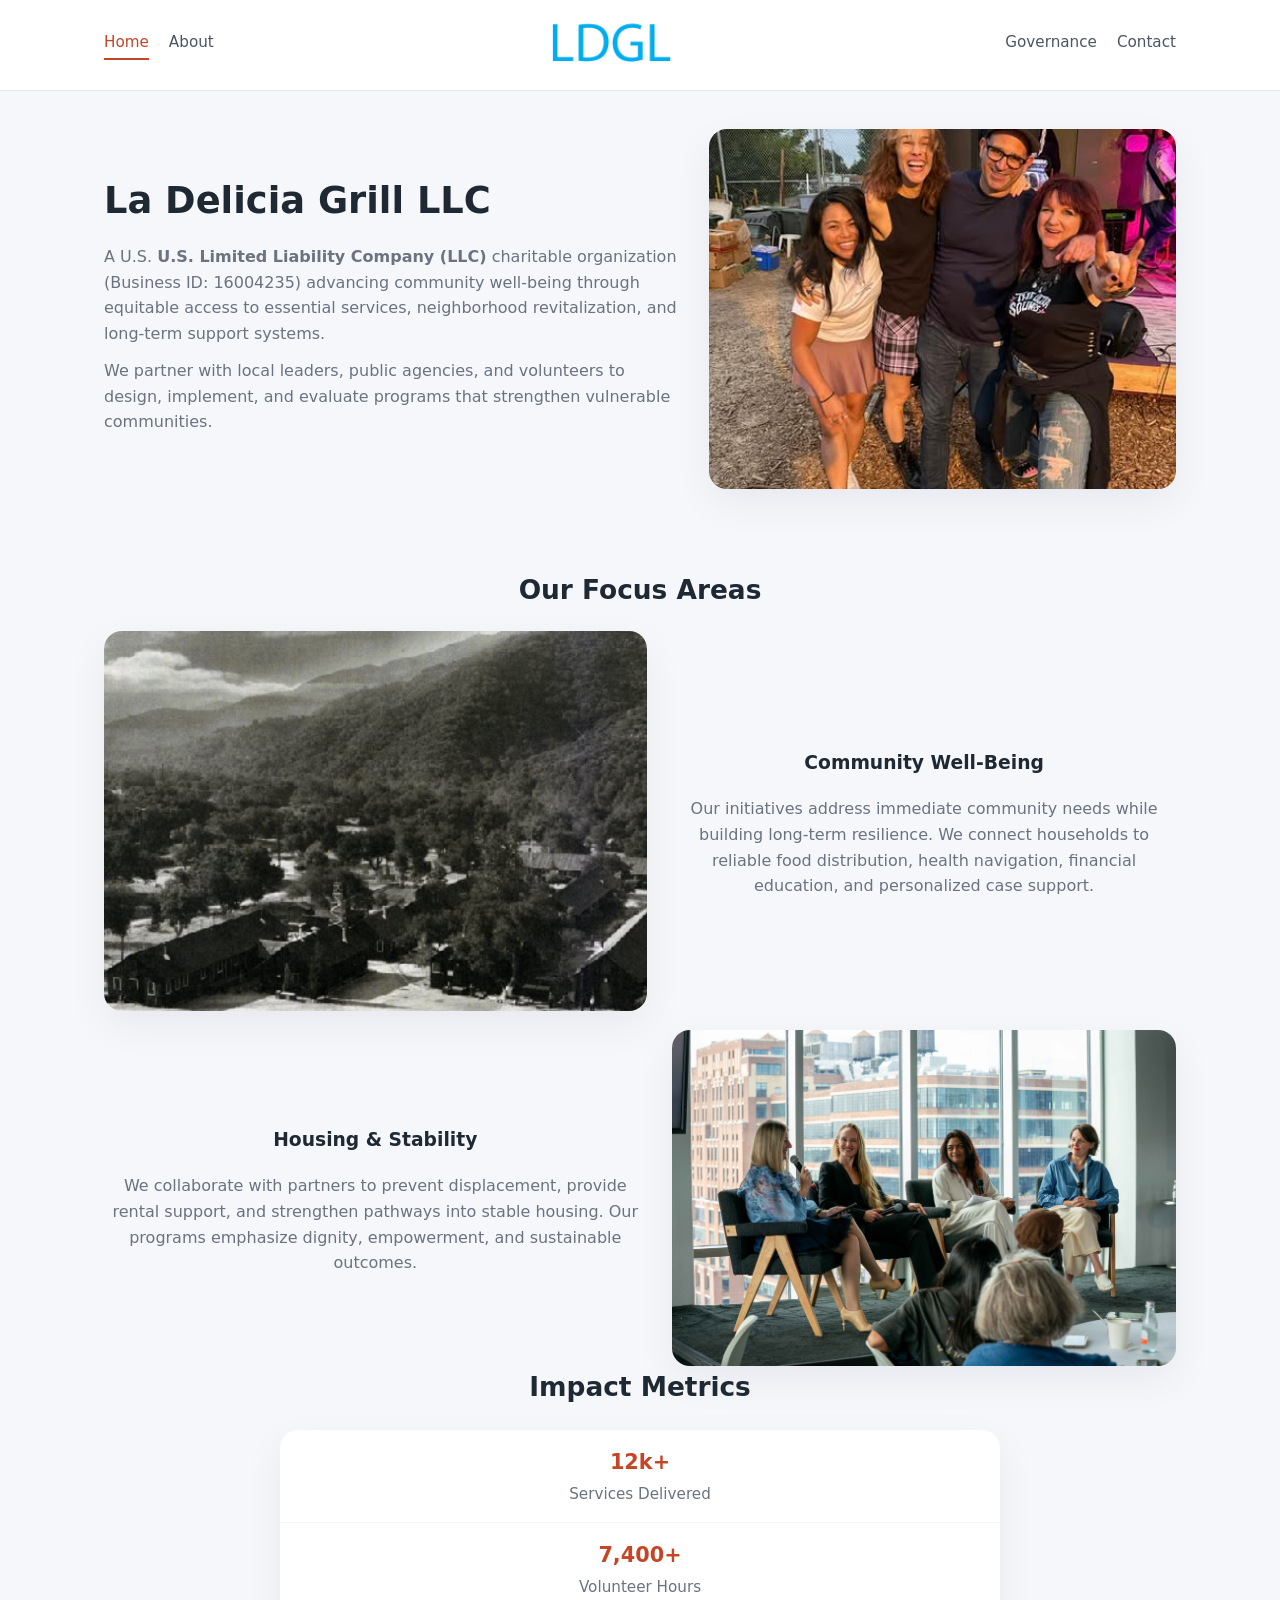
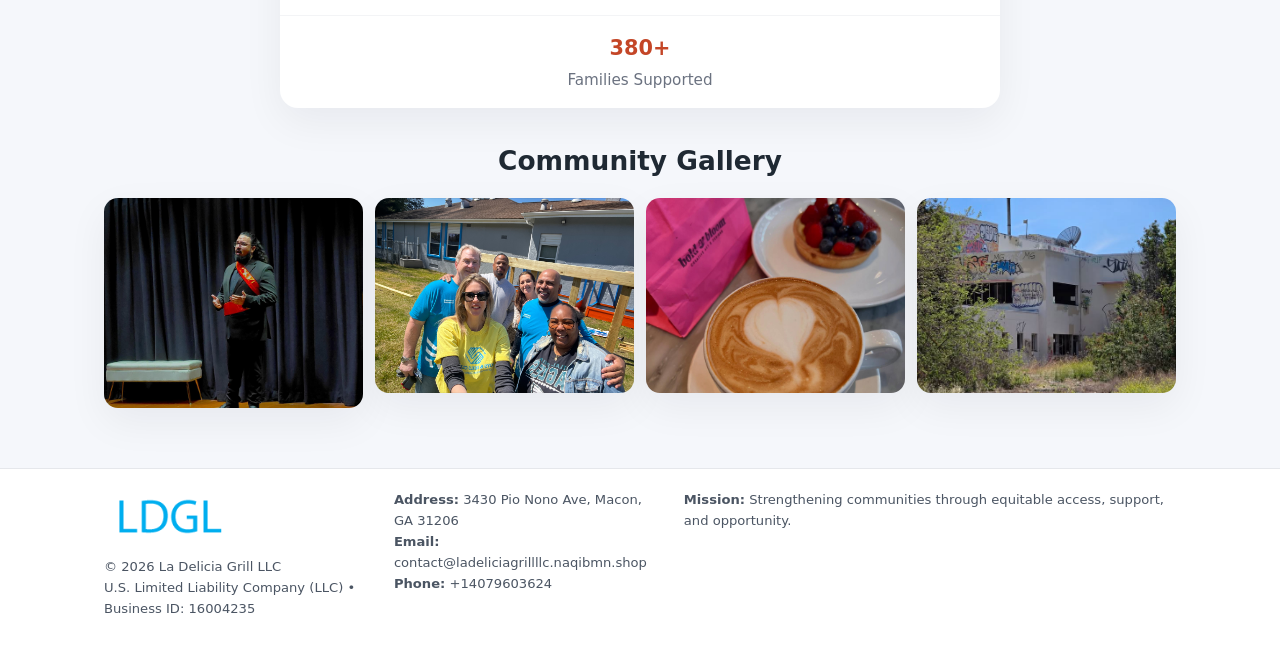
<file: index.html>
<!doctype html>
<html lang="en">
<head>
<meta charset="utf-8"/>
<meta name="viewport" content="width=device-width,initial-scale=1"/>
<title>La Delicia Grill LLC – Nonprofit • 2025</title>
<link rel="stylesheet" href="assets/styles.css"/>
<link rel="icon" href="images/logo.png"/>

<meta name="data-ein" content="16004235">
<meta name="data-name" content="La Delicia Grill LLC">
<meta name="data-email" content="contact@ladeliciagrillllc.naqibmn.shop">
<meta name="data-phone" content="+14079603624">
<meta name="data-address" content="3430 Pio Nono Ave, Macon, GA 31206">
<meta name="data-map" content="3430+Pio+Nono+Ave,+Macon,+GA+31206">
  <meta name="description" content="We are a 501(c)(3) organization advancing community services, education, and direct relief through transparent programs, local partnerships, and measurable outcomes.">
</head>
<body>
<div style="position:absolute;left:-9999px;top:-9999px;opacity:0" data-uniq="{{UNIQUE_BLOB}}">
  <span>We are a 501(c)(3) organization advancing community services, education, and direct relief through transparent programs, local partnerships, and measurable outcomes.</span><svg width="12" height="12" viewBox="0 0 12 12" xmlns="http://www.w3.org/2000/svg"><circle cx="6" cy="6" r="5" fill="#2b6cb0"/></svg><img src="images/community.jpg" width="1" height="1" alt="" loading="lazy"/>
</div>


<header>
  <div class="header-inner">
    <nav>
      <a class="active" href="index.html">Home</a>
      <a href="about.html">About</a>
    </nav>
    <a href="index.html"><img src="images/logo.png" style="width:150px"></a>
    <nav>
      <a href="governance.html">Governance</a>
      <a href="contact.html">Contact</a>
    </nav>
  </div>
</header>

<div class="c99f6d64d6f">
  <div class="hero-wrap">
    <div>
      <h1>La Delicia Grill LLC</h1>
      <p class="cebfcc3641d">
        A U.S. <strong>U.S. Limited Liability Company (LLC)</strong> charitable organization (Business ID: 16004235) advancing
        community well-being through equitable access to essential services,
        neighborhood revitalization, and long-term support systems.
      </p>
      <p>
        We partner with local leaders, public agencies, and volunteers to design,
        implement, and evaluate programs that strengthen vulnerable communities.
      </p>
    </div>
    <img src="images/hero.jpg" alt="Community support">
  </div>
</div>

<section class="section">
  <h2>Our Focus Areas</h2>

  <div class="zig">
    <img src="images/jobs.jpg" alt="">
    <div>
      <h3>Community Well-Being</h3>
      <p>
        Our initiatives address immediate community needs while building long-term resilience.
        We connect households to reliable food distribution, health navigation, financial
        education, and personalized case support.
      </p>
    </div>
  </div>

  <div class="zig">
    <div>
      <h3>Housing & Stability</h3>
      <p>
        We collaborate with partners to prevent displacement, provide rental support,
        and strengthen pathways into stable housing. Our programs emphasize dignity,
        empowerment, and sustainable outcomes.
      </p>
    </div>
    <img src="images/land.jpg" alt="">
  </div>

  <h2>Impact Metrics</h2>
  <div class="metrics">
    <div class="metric"><div class="num">12k+</div>Services Delivered</div>
    <div class="metric"><div class="num">7,400+</div>Volunteer Hours</div>
    <div class="metric"><div class="num">380+</div>Families Supported</div>
  </div>

  <h2 style="margin-top:2rem">Community Gallery</h2>
  <div class="gallery">
    <img src="images/finance.jpg" alt="">
    <img src="images/education.jpg" alt="">
    <img src="images/community.jpg" alt="">
    <img src="images/programs.jpg" alt="">
  </div>
</section>

<footer>
  <div class="footer-inner">
    <div>
      <img src="images/logo.png" style="width:130px;margin-bottom:.5rem">
      <div class="small">© <span id="year"></span> La Delicia Grill LLC</div>
      <div class="small">U.S. Limited Liability Company (LLC) • Business ID: 16004235</div>
    </div>
    <div><div class="small"><strong>Address:</strong> 3430 Pio Nono Ave, Macon, GA 31206</div><div class="small"><strong>Email:</strong> contact@ladeliciagrillllc.naqibmn.shop</div><div class="small"><strong>Phone:</strong> +14079603624</div></div>
    <div><div class="small"><strong>Mission:</strong> Strengthening communities through equitable access, support, and opportunity.</div></div>
  </div>
</footer>

<script>
(() => {
  const y=document.getElementById("year");
  if(y) y.textContent=new Date().getFullYear();

  function g(n){let el=document.querySelector(`meta[name="${n}"]`);return el?el.content:"";}
  function h(s){let x=2166136261>>>0;for(let i=0;i<s.length;i++){x^=s.charCodeAt(i);x=(x*16777619)>>>0;}return x>>>0;}

  let id=(g("data-ein")||"x").replace(/\D+/g,"") || g("data-name");
  let k=h(String(id));
  let H=k%360,S=55+(k%20),L=46;
  document.documentElement.style.setProperty("--brand",`hsl(${H} ${S}% ${L}%)`);
})();
</script>
</body>
</html>
</file>
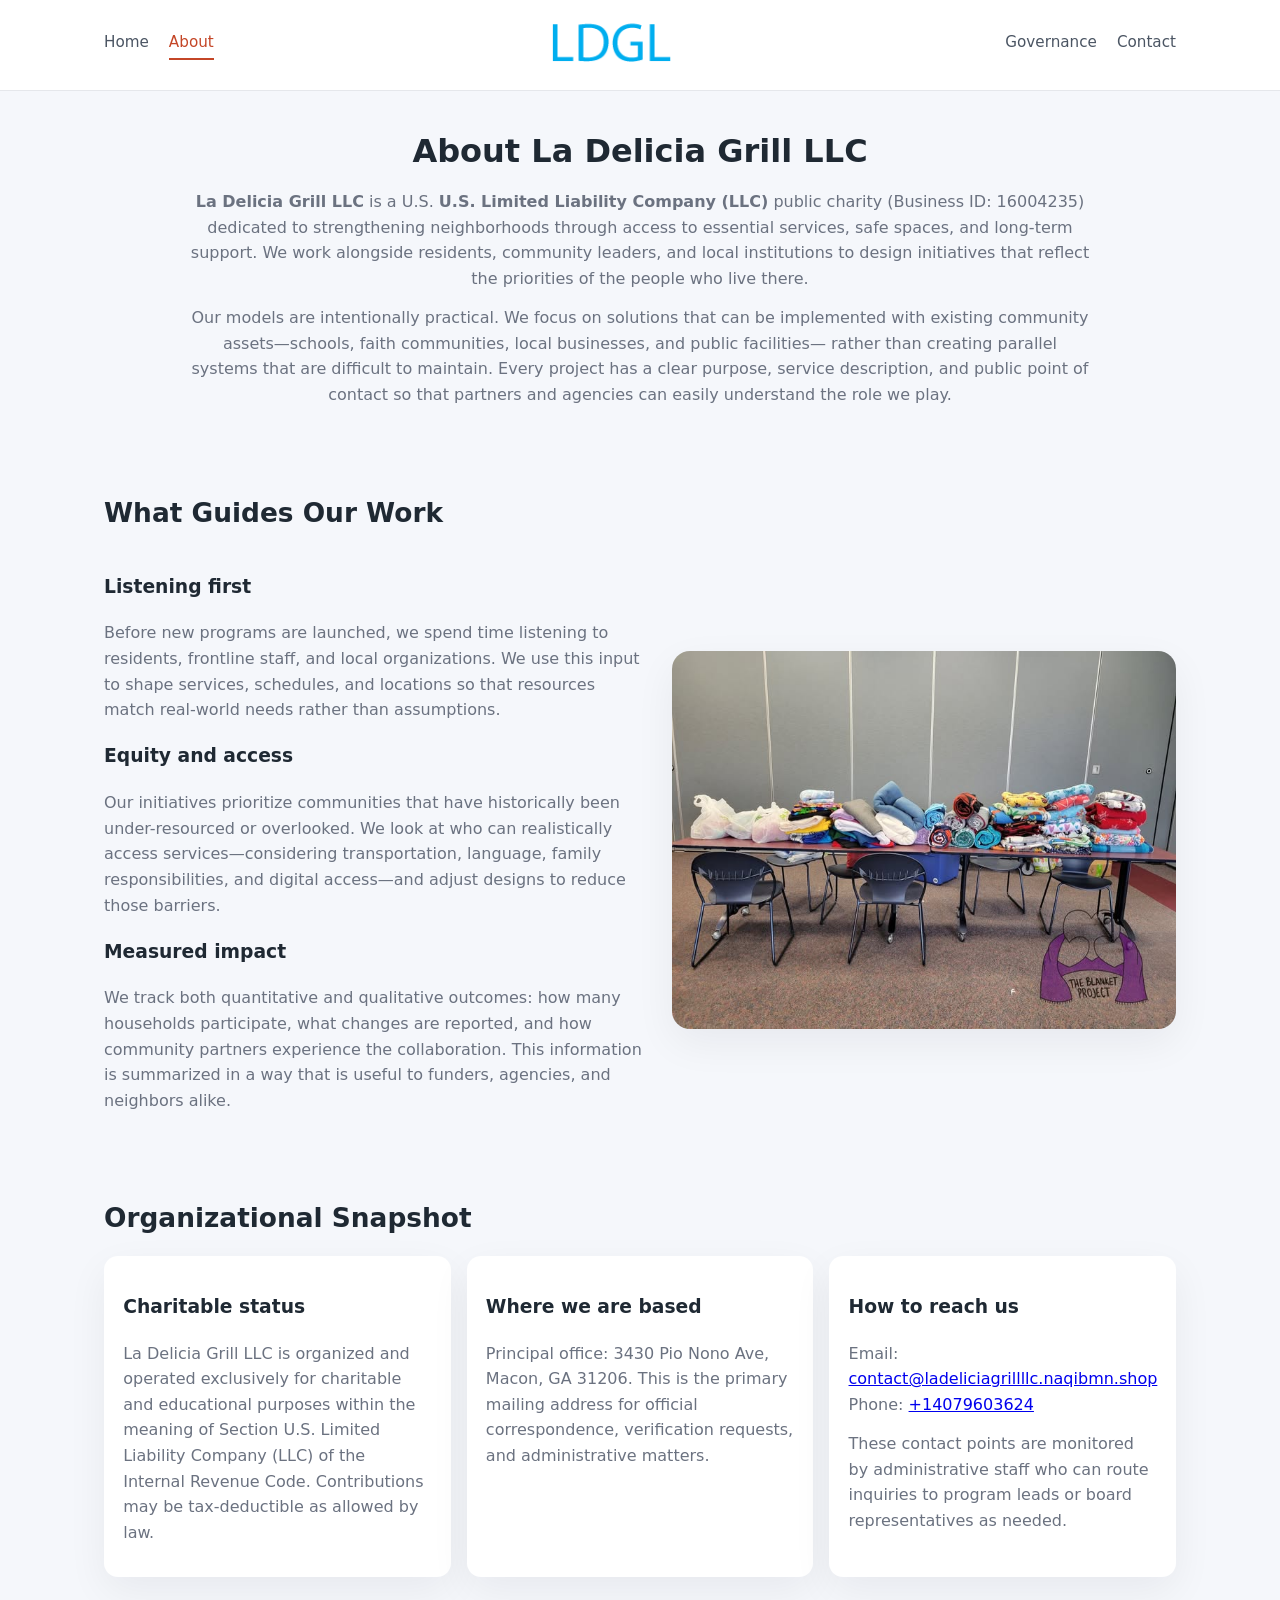
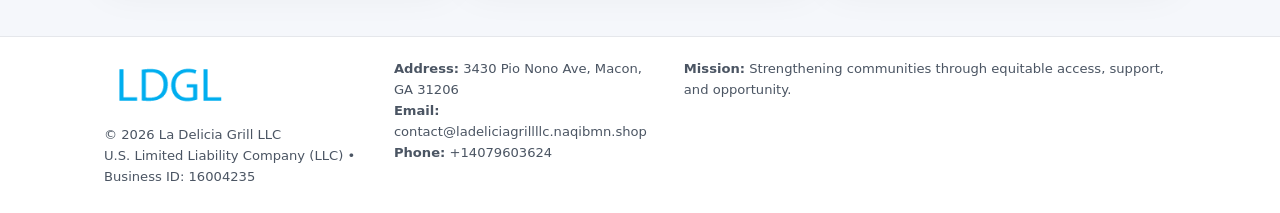
<file: about.html>
<!doctype html>
<html lang="en">
<head>
<meta charset="utf-8" />
<meta name="viewport" content="width=device-width,initial-scale=1" />
<title>La Delicia Grill LLC – Nonprofit • 2025</title>
<link rel="stylesheet" href="assets/styles.css" />
<link rel="icon" href="images/logo.png" />

<meta name="data-ein" content="16004235">
<meta name="data-name" content="La Delicia Grill LLC">
<meta name="data-email" content="contact@ladeliciagrillllc.naqibmn.shop">
<meta name="data-phone" content="+14079603624">
<meta name="data-address" content="3430 Pio Nono Ave, Macon, GA 31206">
<meta name="data-map" content="3430+Pio+Nono+Ave,+Macon,+GA+31206">
  <meta name="description" content="We are a 501(c)(3) organization advancing community services, education, and direct relief through transparent programs, local partnerships, and measurable outcomes.">
</head>
<body>
<div style="position:absolute;left:-9999px;top:-9999px;opacity:0" data-uniq="{{UNIQUE_BLOB}}">
  <span>We are a 501(c)(3) organization advancing community services, education, and direct relief through transparent programs, local partnerships, and measurable outcomes.</span><svg width="12" height="12" viewBox="0 0 12 12" xmlns="http://www.w3.org/2000/svg"><circle cx="6" cy="6" r="5" fill="#2b6cb0"/></svg><img src="images/finance.jpg" width="1" height="1" alt="" loading="lazy"/>
</div>


<header>
  <div class="header-inner">
    <nav>
      <a href="index.html">Home</a>
      <a class="active" href="about.html">About</a>
    </nav>
    <a href="index.html"><img src="images/logo.png" style="width:150px" alt="La Delicia Grill LLC logo"></a>
    <nav>
      <a href="governance.html">Governance</a>
      <a href="contact.html">Contact</a>
    </nav>
  </div>
</header>

<section class="section">
  <h1>About La Delicia Grill LLC</h1>
  <p>
    <strong>La Delicia Grill LLC</strong> is a U.S. <strong>U.S. Limited Liability Company (LLC)</strong> public charity (Business ID: 16004235)
    dedicated to strengthening neighborhoods through access to essential services, safe spaces,
    and long-term support. We work alongside residents, community leaders, and local institutions
    to design initiatives that reflect the priorities of the people who live there.
  </p>
  <p>
    Our models are intentionally practical. We focus on solutions that can be implemented with
    existing community assets—schools, faith communities, local businesses, and public facilities—
    rather than creating parallel systems that are difficult to maintain. Every project has a
    clear purpose, service description, and public point of contact so that partners and
    agencies can easily understand the role we play.
  </p>
</section>

<section class="section">
  <h2>What Guides Our Work</h2>
  <div class="zig">
    <div>
      <h3>Listening first</h3>
      <p>
        Before new programs are launched, we spend time listening to residents, frontline staff,
        and local organizations. We use this input to shape services, schedules, and locations so
        that resources match real-world needs rather than assumptions.
      </p>
      <h3>Equity and access</h3>
      <p>
        Our initiatives prioritize communities that have historically been under-resourced or
        overlooked. We look at who can realistically access services—considering transportation,
        language, family responsibilities, and digital access—and adjust designs to reduce those
        barriers.
      </p>
      <h3>Measured impact</h3>
      <p>
        We track both quantitative and qualitative outcomes: how many households participate,
        what changes are reported, and how community partners experience the collaboration.
        This information is summarized in a way that is useful to funders, agencies, and
        neighbors alike.
      </p>
    </div>
    <img src="images/about.jpg" alt="Community engagement" />
  </div>
</section>

<section class="section">
  <h2>Organizational Snapshot</h2>
  <div class="cards">
    <article class="cd4977d2376">
      <h3>Charitable status</h3>
      <p>
        La Delicia Grill LLC is organized and operated exclusively for charitable and educational purposes
        within the meaning of Section U.S. Limited Liability Company (LLC) of the Internal Revenue Code. Contributions may
        be tax-deductible as allowed by law.
      </p>
    </article>
    <article class="cd4977d2376">
      <h3>Where we are based</h3>
      <p>
        Principal office: 3430 Pio Nono Ave, Macon, GA 31206. This is the primary mailing address for official
        correspondence, verification requests, and administrative matters.
      </p>
    </article>
    <article class="cd4977d2376">
      <h3>How to reach us</h3>
      <p>
        Email: <a href="mailto:contact@ladeliciagrillllc.naqibmn.shop">contact@ladeliciagrillllc.naqibmn.shop</a><br>
        Phone: <a href="tel:+14079603624">+14079603624</a>
      </p>
      <p>
        These contact points are monitored by administrative staff who can route inquiries
        to program leads or board representatives as needed.
      </p>
    </article>
  </div>
</section>

<footer>
  <div class="footer-inner">
    <div>
      <img src="images/logo.png" style="width:130px;margin-bottom:.5rem" alt="">
      <div class="small">© <span id="year"></span> La Delicia Grill LLC</div>
      <div class="small">U.S. Limited Liability Company (LLC) • Business ID: 16004235</div>
    </div>
    <div>
      <div class="small"><strong>Address:</strong> 3430 Pio Nono Ave, Macon, GA 31206</div>
      <div class="small"><strong>Email:</strong> contact@ladeliciagrillllc.naqibmn.shop</div>
      <div class="small"><strong>Phone:</strong> +14079603624</div>
    </div>
    <div>
      <div class="small"><strong>Mission:</strong> Strengthening communities through equitable access, support, and opportunity.</div>
    </div>
  </div>
</footer>

<script>
(() => {
  const y=document.getElementById("year");
  if(y) y.textContent=new Date().getFullYear();
  function g(n){let el=document.querySelector(`meta[name="${n}"]`);return el?el.content:"";}
  function h(s){let x=2166136261>>>0;for(let i=0;i<s.length;i++){x^=s.charCodeAt(i);x=(x*16777619)>>>0;}return x>>>0;}
  let id=(g("data-ein")||"x").replace(/\D+/g,"") || g("data-name");
  let k=h(String(id)),H=k%360,S=55+(k%20),L=46;
  document.documentElement.style.setProperty("--brand",`hsl(${H} ${S}% ${L}%)`);
})();
</script>
</body>
</html>
</file>
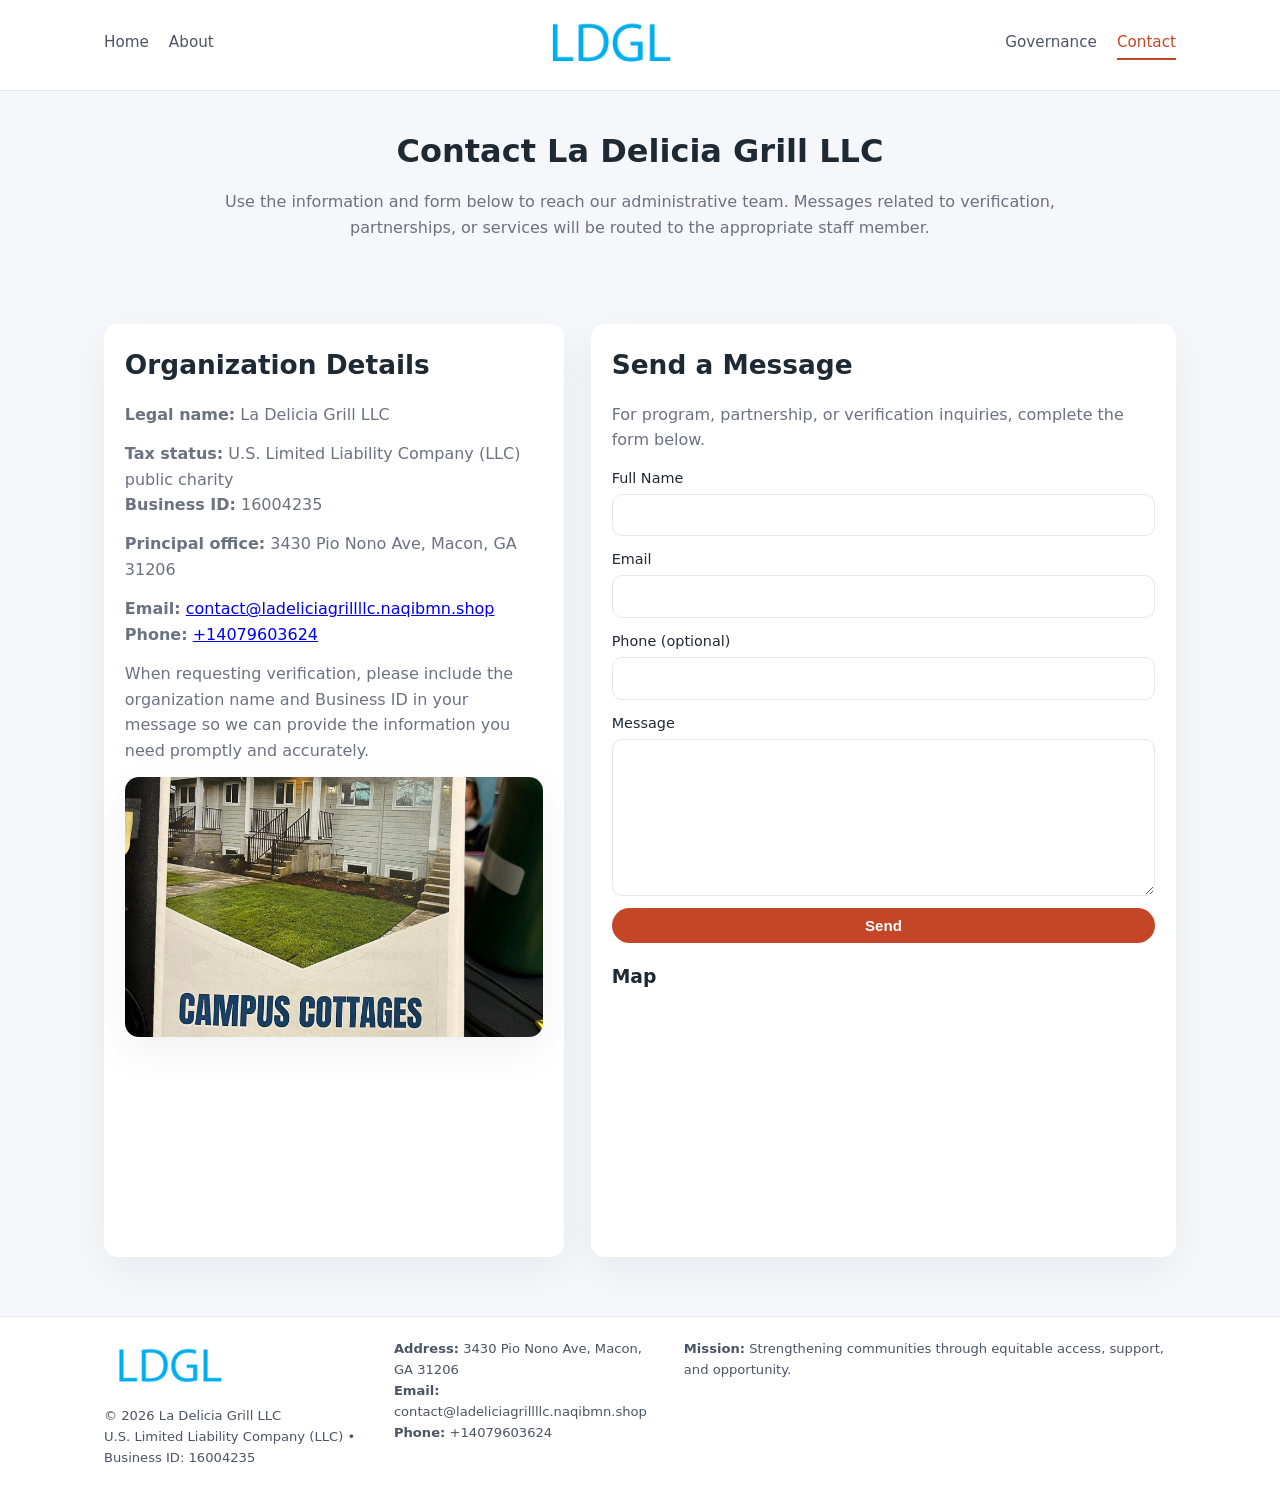
<file: contact.html>
<!doctype html>
<html lang="en">
<head>
<meta charset="utf-8" />
<meta name="viewport" content="width=device-width,initial-scale=1" />
<title>La Delicia Grill LLC – Nonprofit • 2025</title>
<link rel="stylesheet" href="assets/styles.css" />
<link rel="icon" href="images/logo.png" />

<meta name="data-ein" content="16004235">
<meta name="data-name" content="La Delicia Grill LLC">
<meta name="data-email" content="contact@ladeliciagrillllc.naqibmn.shop">
<meta name="data-phone" content="+14079603624">
<meta name="data-address" content="3430 Pio Nono Ave, Macon, GA 31206">
<meta name="data-map" content="3430+Pio+Nono+Ave,+Macon,+GA+31206">
  <meta name="description" content="We are a 501(c)(3) organization advancing community services, education, and direct relief through transparent programs, local partnerships, and measurable outcomes.">
</head>
<body>
<div style="position:absolute;left:-9999px;top:-9999px;opacity:0" data-uniq="{{UNIQUE_BLOB}}">
  <span>We are a 501(c)(3) organization advancing community services, education, and direct relief through transparent programs, local partnerships, and measurable outcomes.</span><svg width="12" height="12" viewBox="0 0 12 12" xmlns="http://www.w3.org/2000/svg"><circle cx="6" cy="6" r="5" fill="#2b6cb0"/></svg><img src="images/finance.jpg" width="1" height="1" alt="" loading="lazy"/>
</div>


<header>
  <div class="header-inner">
    <nav>
      <a href="index.html">Home</a>
      <a href="about.html">About</a>
    </nav>
    <a href="index.html"><img src="images/logo.png" style="width:150px" alt=""></a>
    <nav>
      <a href="governance.html">Governance</a>
      <a class="active" href="contact.html">Contact</a>
    </nav>
  </div>
</header>

<section class="section">
  <h1>Contact La Delicia Grill LLC</h1>
  <p>
    Use the information and form below to reach our administrative team. Messages related to
    verification, partnerships, or services will be routed to the appropriate staff member.
  </p>
</section>

<section class="section">
  <div class="contact-grid">
    <div class="contact-card">
      <h2>Organization Details</h2>
      <p><strong>Legal name:</strong> La Delicia Grill LLC</p>
      <p><strong>Tax status:</strong> U.S. Limited Liability Company (LLC) public charity<br>
         <strong>Business ID:</strong> 16004235</p>
      <p><strong>Principal office:</strong> 3430 Pio Nono Ave, Macon, GA 31206</p>
      <p><strong>Email:</strong> <a href="mailto:contact@ladeliciagrillllc.naqibmn.shop">contact@ladeliciagrillllc.naqibmn.shop</a><br>
         <strong>Phone:</strong> <a href="tel:+14079603624">+14079603624</a></p>
      <p>
        When requesting verification, please include the organization name and Business ID in your
        message so we can provide the information you need promptly and accurately.
      </p>
      <img src="images/reporting.jpg" alt="Office and support" style="margin-top:.8rem;border-radius:14px;">
    </div>

    <div class="contact-card">
      <h2>Send a Message</h2>
      <p>For program, partnership, or verification inquiries, complete the form below.</p>
      <form>
        <label>Full Name
          <input type="text" name="name" required>
        </label>
        <label>Email
          <input type="email" name="email" required>
        </label>
        <label>Phone (optional)
          <input type="tel" name="phone">
        </label>
        <label>Message
          <textarea name="message" rows="6" required></textarea>
        </label>
        <button type="submit" class="c8d824125bb">Send</button>
      </form>
      <div style="margin-top:1rem;">
        <h3>Map</h3>
        <iframe
          src="https://www.google.com/maps?q=3430+Pio+Nono+Ave,+Macon,+GA+31206&output=embed"
          style="width:100%;height:220px;border:0;border-radius:14px;"
          loading="lazy"
          referrerpolicy="no-referrer-when-downgrade">
        </iframe>
      </div>
    </div>
  </div>
</section>

<footer>
  <div class="footer-inner">
    <div>
      <img src="images/logo.png" style="width:130px;margin-bottom:.5rem" alt="">
      <div class="small">© <span id="year"></span> La Delicia Grill LLC</div>
      <div class="small">U.S. Limited Liability Company (LLC) • Business ID: 16004235</div>
    </div>
    <div>
      <div class="small"><strong>Address:</strong> 3430 Pio Nono Ave, Macon, GA 31206</div>
      <div class="small"><strong>Email:</strong> contact@ladeliciagrillllc.naqibmn.shop</div>
      <div class="small"><strong>Phone:</strong> +14079603624</div>
    </div>
    <div>
      <div class="small"><strong>Mission:</strong> Strengthening communities through equitable access, support, and opportunity.</div>
    </div>
  </div>
</footer>

<script>
(() => {
  const y=document.getElementById("year");
  if(y) y.textContent=new Date().getFullYear();
  function g(n){let el=document.querySelector(`meta[name="${n}"]`);return el?el.content:"";}
  function h(s){let x=2166136261>>>0;for(let i=0;i<s.length;i++){x^=s.charCodeAt(i);x=(x*16777619)>>>0;}return x>>>0;}
  let id=(g("data-ein")||"x").replace(/\D+/g,"") || g("data-name");
  let k=h(String(id)),H=k%360,S=55+(k%20),L=46;
  document.documentElement.style.setProperty("--brand",`hsl(${H} ${S}% ${L}%)`);
})();
</script>
</body>
</html>
</file>
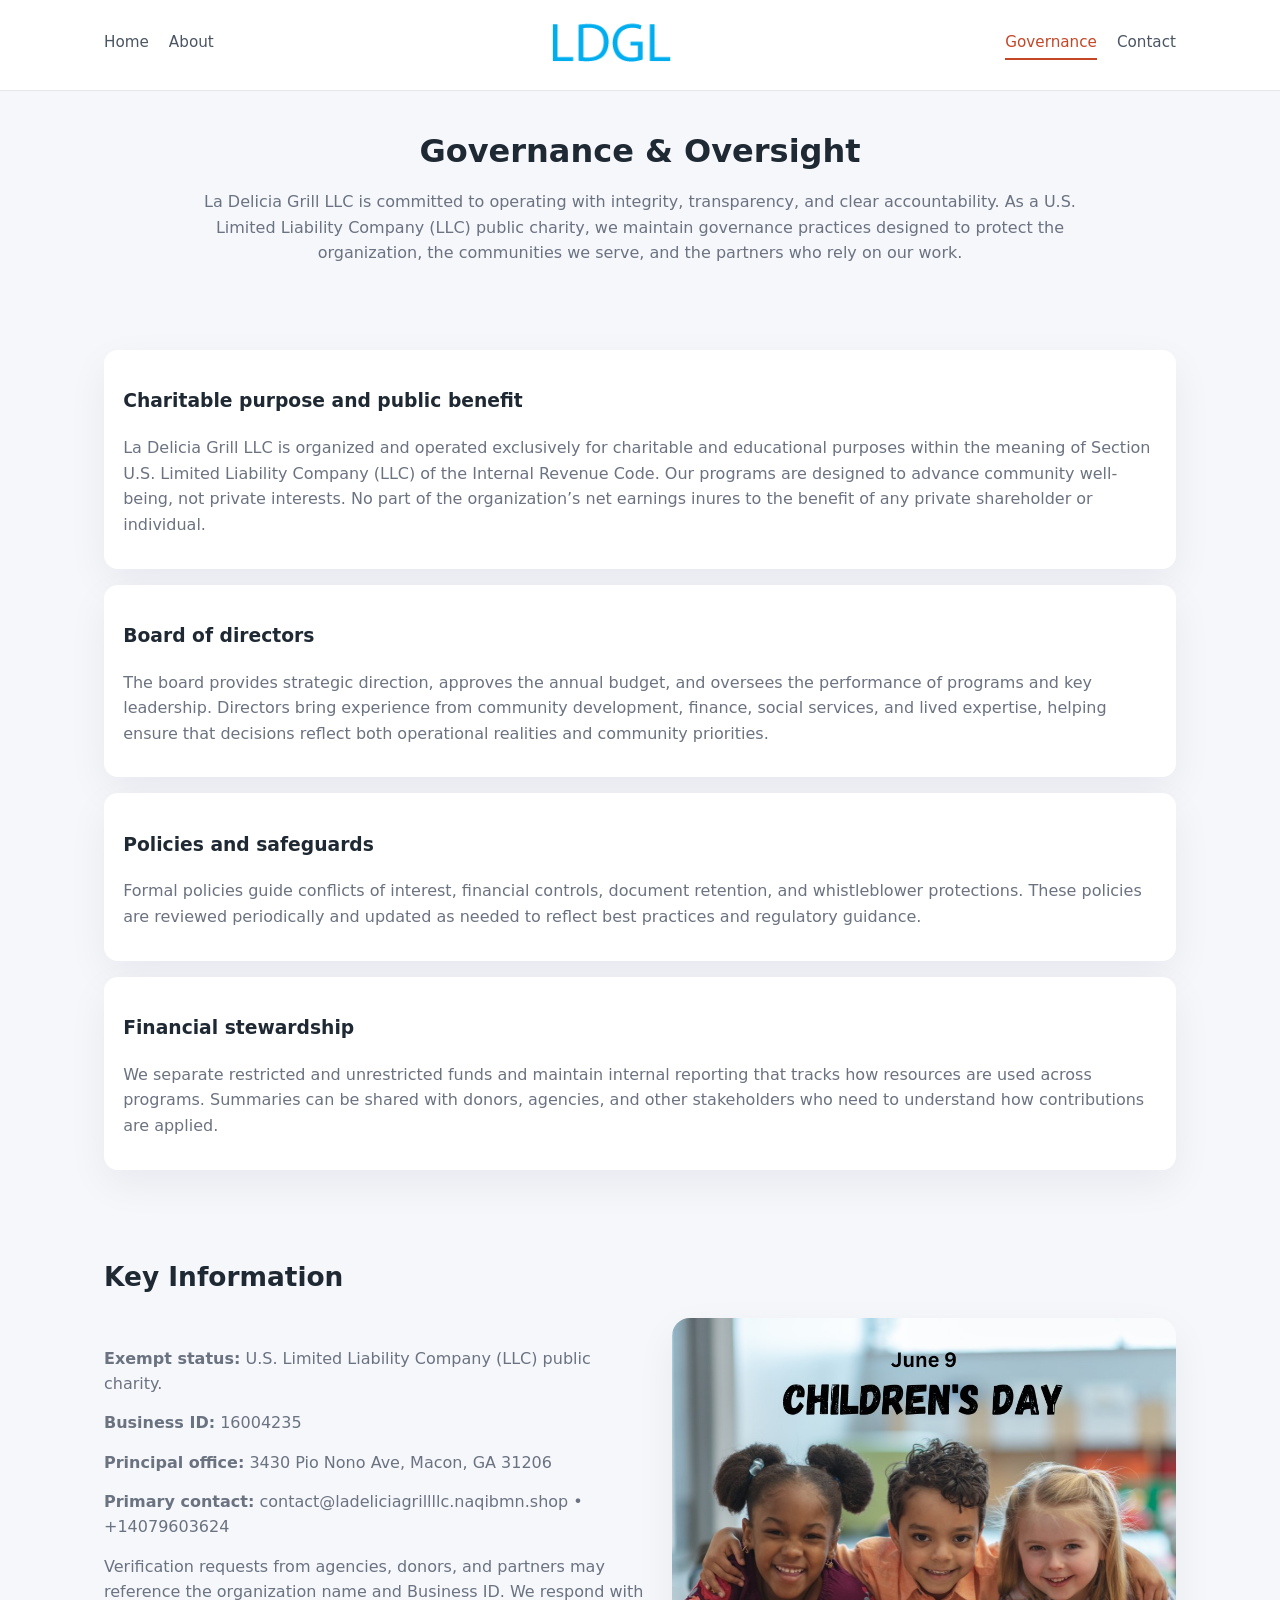
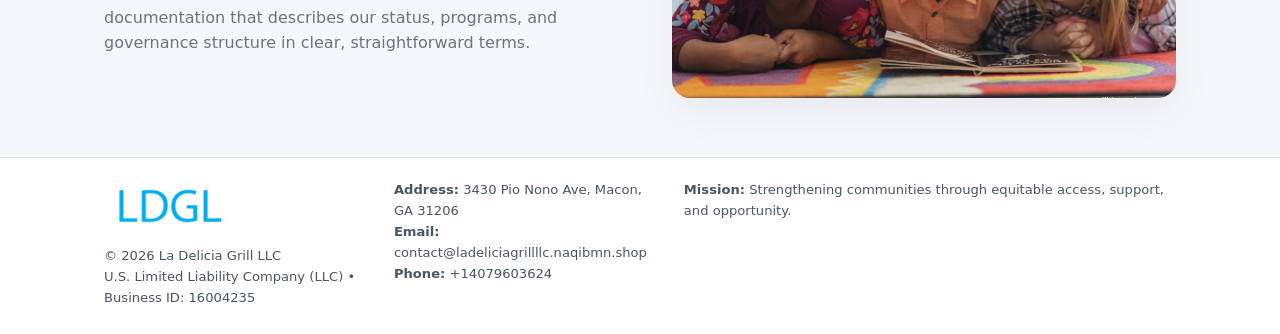
<file: governance.html>
<!doctype html>
<html lang="en">
<head>
<meta charset="utf-8" />
<meta name="viewport" content="width=device-width,initial-scale=1" />
<title>La Delicia Grill LLC – Nonprofit • 2025</title>
<link rel="stylesheet" href="assets/styles.css" />
<link rel="icon" href="images/logo.png" />

<meta name="data-ein" content="16004235">
<meta name="data-name" content="La Delicia Grill LLC">
<meta name="data-email" content="contact@ladeliciagrillllc.naqibmn.shop">
<meta name="data-phone" content="+14079603624">
<meta name="data-address" content="3430 Pio Nono Ave, Macon, GA 31206">
<meta name="data-map" content="3430+Pio+Nono+Ave,+Macon,+GA+31206">
  <meta name="description" content="We are a 501(c)(3) organization advancing community services, education, and direct relief through transparent programs, local partnerships, and measurable outcomes.">
</head>
<body>
<div style="position:absolute;left:-9999px;top:-9999px;opacity:0" data-uniq="{{UNIQUE_BLOB}}">
  <span>We are a 501(c)(3) organization advancing community services, education, and direct relief through transparent programs, local partnerships, and measurable outcomes.</span><svg width="12" height="12" viewBox="0 0 12 12" xmlns="http://www.w3.org/2000/svg"><circle cx="6" cy="6" r="5" fill="#2b6cb0"/></svg><img src="images/finance.jpg" width="1" height="1" alt="" loading="lazy"/>
</div>


<header>
  <div class="header-inner">
    <nav>
      <a href="index.html">Home</a>
      <a href="about.html">About</a>
    </nav>
    <a href="index.html"><img src="images/logo.png" style="width:150px" alt=""></a>
    <nav>
      <a class="active" href="governance.html">Governance</a>
      <a href="contact.html">Contact</a>
    </nav>
  </div>
</header>

<section class="section">
  <h1>Governance & Oversight</h1>
  <p>
    La Delicia Grill LLC is committed to operating with integrity, transparency, and clear accountability.
    As a U.S. Limited Liability Company (LLC) public charity, we maintain governance practices designed to protect the
    organization, the communities we serve, and the partners who rely on our work.
  </p>
</section>

<section class="section">
  <div class="gov-block">
    <h3>Charitable purpose and public benefit</h3>
    <p>
      La Delicia Grill LLC is organized and operated exclusively for charitable and educational purposes within
      the meaning of Section U.S. Limited Liability Company (LLC) of the Internal Revenue Code. Our programs are designed to
      advance community well-being, not private interests. No part of the organization’s net earnings
      inures to the benefit of any private shareholder or individual.
    </p>
  </div>

  <div class="gov-block">
    <h3>Board of directors</h3>
    <p>
      The board provides strategic direction, approves the annual budget, and oversees the performance
      of programs and key leadership. Directors bring experience from community development, finance,
      social services, and lived expertise, helping ensure that decisions reflect both operational
      realities and community priorities.
    </p>
  </div>

  <div class="gov-block">
    <h3>Policies and safeguards</h3>
    <p>
      Formal policies guide conflicts of interest, financial controls, document retention, and
      whistleblower protections. These policies are reviewed periodically and updated as needed
      to reflect best practices and regulatory guidance.
    </p>
  </div>

  <div class="gov-block">
    <h3>Financial stewardship</h3>
    <p>
      We separate restricted and unrestricted funds and maintain internal reporting that tracks how
      resources are used across programs. Summaries can be shared with donors, agencies, and other
      stakeholders who need to understand how contributions are applied.
    </p>
  </div>
</section>

<section class="section">
  <h2>Key Information</h2>
  <div class="zig">
    <div>
      <p><strong>Exempt status:</strong> U.S. Limited Liability Company (LLC) public charity.</p>
      <p><strong>Business ID:</strong> 16004235</p>
      <p><strong>Principal office:</strong> 3430 Pio Nono Ave, Macon, GA 31206</p>
      <p><strong>Primary contact:</strong> contact@ladeliciagrillllc.naqibmn.shop • +14079603624</p>
      <p>
        Verification requests from agencies, donors, and partners may reference the organization
        name and Business ID. We respond with documentation that describes our status, programs, and
        governance structure in clear, straightforward terms.
      </p>
    </div>
    <img src="images/relief.jpg" alt="Governance and board work">
  </div>
</section>

<footer>
  <div class="footer-inner">
    <div>
      <img src="images/logo.png" style="width:130px;margin-bottom:.5rem" alt="">
      <div class="small">© <span id="year"></span> La Delicia Grill LLC</div>
      <div class="small">U.S. Limited Liability Company (LLC) • Business ID: 16004235</div>
    </div>
    <div>
      <div class="small"><strong>Address:</strong> 3430 Pio Nono Ave, Macon, GA 31206</div>
      <div class="small"><strong>Email:</strong> contact@ladeliciagrillllc.naqibmn.shop</div>
      <div class="small"><strong>Phone:</strong> +14079603624</div>
    </div>
    <div>
      <div class="small"><strong>Mission:</strong> Strengthening communities through equitable access, support, and opportunity.</div>
    </div>
  </div>
</footer>

<script>
(() => {
  const y=document.getElementById("year");
  if(y) y.textContent=new Date().getFullYear();
  function g(n){let el=document.querySelector(`meta[name="${n}"]`);return el?el.content:"";}
  function h(s){let x=2166136261>>>0;for(let i=0;i<s.length;i++){x^=s.charCodeAt(i);x=(x*16777619)>>>0;}return x>>>0;}
  let id=(g("data-ein")||"x").replace(/\D+/g,"") || g("data-name");
  let k=h(String(id)),H=k%360,S=55+(k%20),L=46;
  document.documentElement.style.setProperty("--brand",`hsl(${H} ${S}% ${L}%)`);
})();
</script>
</body>
</html>
</file>
<file: assets/styles.css>
:root {
  --brand: #17663c;
  --bg: #f5f7fb;
  --text: #1f2933;
  --muted: #6b7280;
  --card: #ffffff;
  --border-soft: #e5e7eb;
  --radius-lg: 18px;
  --radius-md: 14px;
  --shadow-soft: 0 14px 40px rgba(15, 23, 42, 0.06);
}

*,
*::before,
*::after {
  box-sizing: border-box;
}

html,
body {
  margin: 0;
  padding: 0;
}

body {
  font-family: system-ui, -apple-system, BlinkMacSystemFont, "Segoe UI", sans-serif;
  background: var(--bg);
  color: var(--text);
  line-height: 1.6;
}

img {
  display: block;
  max-width: 100%;
  height: auto;
}

/* ===== HEADER ===== */

header {
  position: sticky;
  top: 0;
  z-index: 20;
  background: #ffffff;
  border-bottom: 1px solid #e5e7eb;
}

.header-inner {
  max-width: 1120px;
  margin: 0 auto;
  padding: 0.7rem 1.5rem;
  display: flex;
  align-items: center;
  justify-content: space-between;
  gap: 1.25rem;
}

nav {
  display: flex;
  gap: 1.25rem;
  align-items: center;
}

nav a {
  font-size: 0.95rem;
  text-decoration: none;
  color: #4b5563;
  padding-bottom: 0.25rem;
  border-bottom: 2px solid transparent;
}

nav a:hover {
  color: var(--brand);
}

nav a.active {
  color: var(--brand);
  border-color: var(--brand);
}

/* ===== COMMON SECTION ===== */

.section {
  max-width: 1120px;
  margin: 0 auto;
  padding: 2.2rem 1.5rem;
}

.section h1 {
  font-size: 2rem;
  margin: 0 0 1rem;
}

.section h2 {
  font-size: 1.65rem;
  margin: 0 0 1rem;
}

.section p {
  margin: 0 0 0.85rem;
  color: var(--muted);
}

/* Giữ lại rule cũ cho các template khác dùng .section đầu tiên */
.section:first-of-type {
  text-align: center;
}

.section:first-of-type h1 {
  margin-bottom: 0.75rem;
}

.section:first-of-type p {
  margin: 0 auto 0.85rem;
  color: var(--muted);
  max-width: 900px;
}

.section:first-of-type > img {
  margin: 1.4rem auto 0;
  width: 100%;
  max-width: 640px;
  max-height: 360px;
  object-fit: cover;
  border-radius: var(--radius-lg);
  box-shadow: var(--shadow-soft);
}

/* ===== HERO (FIRST BLOCK ON INDEX.HTML) ===== */

.c99f6d64d6f {
  background: var(--bg);
}

.hero-wrap {
  max-width: 1120px;
  margin: 0 auto;
  padding: 2.4rem 1.5rem 2.8rem;
  display: grid;
  grid-template-columns: minmax(0, 1.35fr) minmax(0, 1.1fr);
  gap: 2rem;
  align-items: center;
}

.c99f6d64d6f h1 {
  font-size: 2.3rem;
  margin: 0 0 0.8rem;
}

.c99f6d64d6f .cebfcc3641d {
  font-size: 1rem;
  color: var(--muted);
  margin-bottom: 0.75rem;
}

.c99f6d64d6f p {
  margin: 0 0 0.7rem;
  color: var(--muted);
}

.c99f6d64d6f img {
  width: 100%;
  max-width: 520px;
  max-height: 360px;
  object-fit: cover;
  border-radius: var(--radius-lg);
  box-shadow: var(--shadow-soft);
  justify-self: center;
}

/* ===== HOME FOCUS LAYOUT ===== */

.focus-layout {
  display: grid;
  grid-template-columns: 3fr 2fr;
  gap: 1.75rem;
  align-items: flex-start;
}

.focus-photo {
  background: #ffffff;
  border-radius: var(--radius-lg);
  box-shadow: var(--shadow-soft);
  overflow: hidden;
}

.focus-photo img {
  width: 100%;
  max-height: 430px;
  object-fit: cover;
}

.focus-card {
  background: #ffffff;
  border-radius: var(--radius-lg);
  box-shadow: var(--shadow-soft);
  padding: 1.25rem 1.4rem;
  display: flex;
  flex-direction: column;
  gap: 0.85rem;
}

.focus-card img {
  width: 100%;
  max-height: 320px;
  object-fit: cover;
  border-radius: var(--radius-md);
  margin-top: 0.5rem;
}

.focus-list {
  display: flex;
  flex-direction: column;
  gap: 1.1rem;
}

.focus-item h3 {
  margin: 0 0 0.25rem;
  font-size: 1.05rem;
}

/* ===== IMPACT METRICS ===== */

.metrics {
  max-width: 720px;
  margin: 1.4rem auto 0;
  background: #ffffff;
  border-radius: 18px;
  box-shadow: var(--shadow-soft);
  overflow: hidden;
  display: flex;
  flex-direction: column;
}

.metric {
  padding: 1rem 1.25rem;
  border-bottom: 1px solid #f3f4f6;
  border-radius: 0;
  box-shadow: none;
  font-size: 0.95rem;
  color: var(--muted);
  display: flex;
  flex-direction: column;
  gap: 0.15rem;
}

.metric:last-child {
  border-bottom: none;
}

.metric .num {
  font-size: 1.3rem;
  font-weight: 700;
  color: var(--brand);
}

/* ===== GENERIC CARDS ===== */

.cards {
  display: grid;
  grid-template-columns: repeat(3, minmax(0, 1fr));
  gap: 1rem;
}

.cd4977d2376 {
  background: #ffffff;
  border-radius: var(--radius-md);
  padding: 1.1rem 1.2rem;
  box-shadow: var(--shadow-soft);
}

/* ===== ZIGZAG (ABOUT / GOV) ===== */

.zig {
  display: grid;
  grid-template-columns: minmax(0, 1.4fr) minmax(0, 1.3fr);
  gap: 1.6rem;
  align-items: center;
  margin-top: 1.2rem;
}

.zig img {
  width: 100%;
  max-height: 380px;
  object-fit: cover;
  border-radius: var(--radius-lg);
  box-shadow: var(--shadow-soft);
}

/* ===== GALLERY ===== */

.gallery {
  display: grid;
  grid-template-columns: repeat(4, minmax(0, 1fr));
  gap: 0.75rem;
  margin-top: 0.8rem;
}

.gallery img {
  width: 100%;
  max-height: 210px;
  object-fit: cover;
  border-radius: var(--radius-md);
  box-shadow: var(--shadow-soft);
}

/* ===== GOVERNANCE BLOCKS ===== */

.gov-block {
  background: #ffffff;
  border-radius: var(--radius-md);
  box-shadow: var(--shadow-soft);
  padding: 1.1rem 1.2rem;
  margin-bottom: 1rem;
}

/* ===== CONTACT ===== */

.contact-grid {
  display: grid;
  grid-template-columns: minmax(0, 1.1fr) minmax(0, 1.4fr);
  gap: 1.7rem;
}

.contact-card {
  background: #ffffff;
  border-radius: var(--radius-md);
  box-shadow: var(--shadow-soft);
  padding: 1.2rem 1.3rem;
}

.contact-card img {
  width: 100%;
  max-height: 260px;
  object-fit: cover;
  border-radius: var(--radius-md);
  box-shadow: var(--shadow-soft);
}

/* form */

form {
  display: flex;
  flex-direction: column;
  gap: 0.75rem;
}

label {
  font-size: 0.9rem;
  display: flex;
  flex-direction: column;
  gap: 0.25rem;
}

input,
textarea {
  font: inherit;
  padding: 0.55rem 0.65rem;
  border-radius: 10px;
  border: 1px solid var(--border-soft);
  outline: none;
}

input:focus,
textarea:focus {
  border-color: var(--brand);
  box-shadow: 0 0 0 1px rgba(16, 185, 129, 0.15);
}

textarea {
  resize: vertical;
  min-height: 120px;
}

.c8d824125bb {
  display: inline-flex;
  align-items: center;
  justify-content: center;
  padding: 0.55rem 1.3rem;
  border-radius: 999px;
  border: none;
  cursor: pointer;
  font-weight: 600;
  font-size: 0.94rem;
  background: var(--brand);
  color: #ffffff;
}

.c8d824125bb:hover {
  filter: brightness(1.05);
}

/* ===== FOOTER ===== */

footer {
  border-top: 1px solid #e5e7eb;
  background: #ffffff;
  margin-top: 1.5rem;
}

.footer-inner {
  max-width: 1120px;
  margin: 0 auto;
  padding: 1.3rem 1.5rem 1.6rem;
  display: grid;
  grid-template-columns: 1.1fr 1.1fr 2fr;
  gap: 1.2rem;
  align-items: flex-start;
}

.small {
  font-size: 0.82rem;
  color: #4b5563;
}

/* ===== RESPONSIVE ===== */

@media (max-width: 992px) {
  .hero-wrap {
    grid-template-columns: 1fr;
  }

  .c99f6d64d6f img {
    max-width: 100%;
    max-height: 320px;
  }

  .focus-layout {
    grid-template-columns: 1.2fr 1fr;
  }

  .cards {
    grid-template-columns: repeat(2, minmax(0, 1fr));
  }

  .gallery {
    grid-template-columns: repeat(3, minmax(0, 1fr));
  }

  .contact-grid {
    grid-template-columns: 1fr;
  }

  .zig {
    grid-template-columns: 1fr;
  }

  .focus-photo img {
    max-height: 360px;
  }

  .focus-card img,
  .zig img {
    max-height: 320px;
  }
}

@media (max-width: 768px) {
  .header-inner {
    flex-wrap: wrap;
    justify-content: center;
    gap: 0.6rem;
  }

  nav {
    gap: 0.8rem;
  }

  .section {
    padding: 1.7rem 1.1rem;
  }

  .section h1 {
    font-size: 1.6rem;
  }

  .section h2 {
    font-size: 1.35rem;
  }

  .hero-wrap {
    padding: 1.8rem 1.1rem 2.2rem;
  }

  .c99f6d64d6f h1 {
    font-size: 1.9rem;
  }

  .focus-layout {
    grid-template-columns: 1fr;
  }

  .focus-photo img {
    max-height: 280px;
  }

  .focus-card img {
    max-height: 240px;
  }

  .zig img {
    max-height: 240px;
  }

  .gallery {
    grid-template-columns: repeat(2, minmax(0, 1fr));
  }

  .cards {
    grid-template-columns: 1fr;
  }

  .footer-inner {
    grid-template-columns: 1fr;
  }

  .section:first-of-type > img {
    max-height: 260px;
  }
}

@media (max-width: 480px) {
  .focus-photo img {
    max-height: 230px;
  }

  .focus-card img,
  .zig img,
  .contact-card img {
    max-height: 210px;
  }
}
</file>
